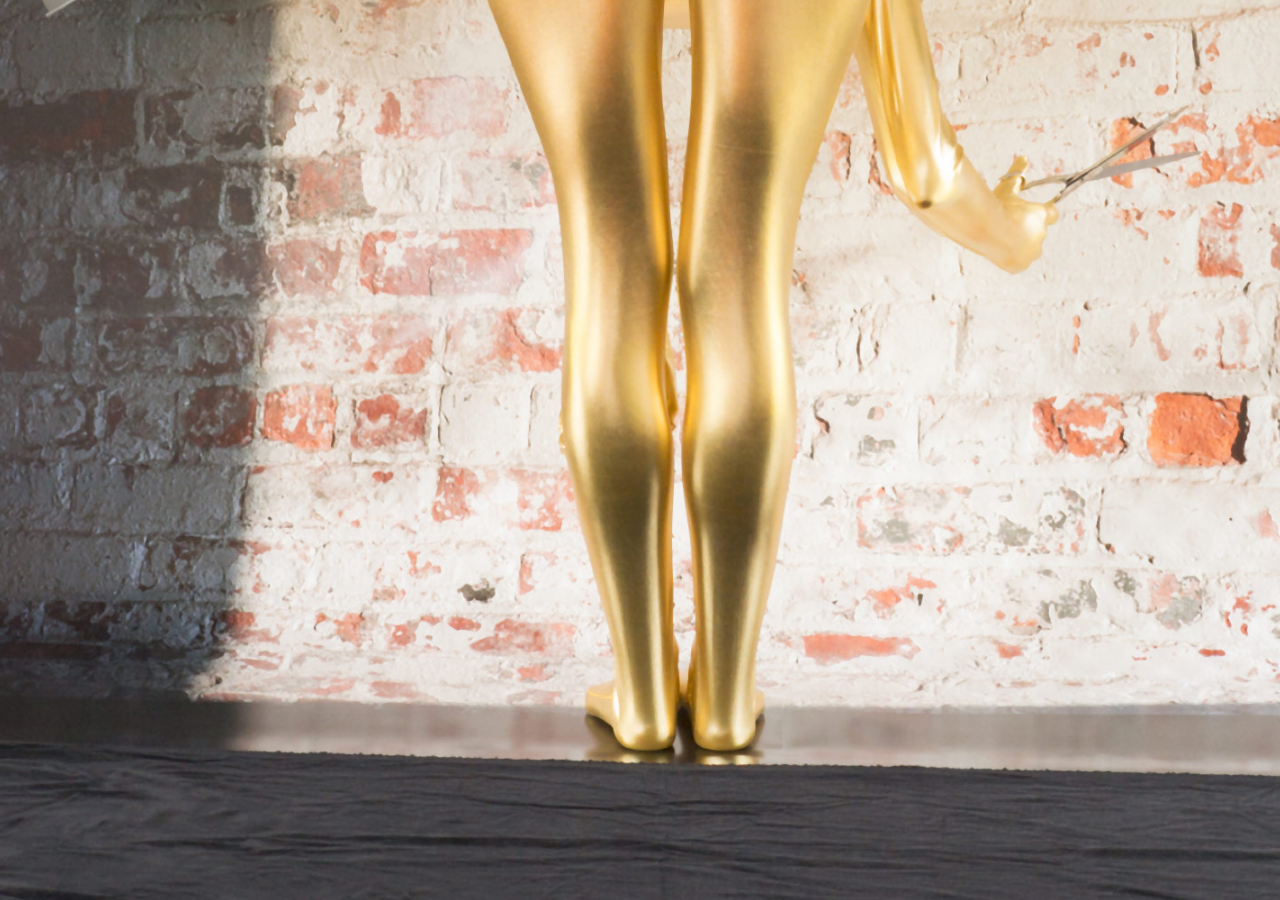
<file: index.html>
<!DOCTYPE html>
<html lang="en">
<head>
    <meta charset="UTF-8">
    <title>Svetlana Bailey</title>
    <meta name="viewport" content="width=device-width, user-scalable=no, initial-scale=1.0, maximum-scale=1.0, minimum-scale=1.0">
    <meta http-equiv="cache-control" content="no-cache" />
    <meta http-equiv="pragma" content="no-cache" />
    <link rel="stylesheet" href="style.css">
    <link rel="icon" href="img/Favicon.png" type="image/x-icon">
    <script>history.scrollRestoration = "manual"</script>
    <script async src="https://www.googletagmanager.com/gtag/js?id=UA-60738552-2"></script>
    <script>
    window.dataLayer = window.dataLayer || [];
    function gtag(){dataLayer.push(arguments);}
    gtag('js', new Date());

    gtag('config', 'UA-60738552-2');
    </script>
</head>
<body>
    <section class="main">
       <a href="svetlana-bailey.html">
            <div class="background-wrap first-page">
            </div>
       </a>
    </section>
</body>
    <script type="text/javascript" src="main.js?v=345874954"></script>
</html>
</file>
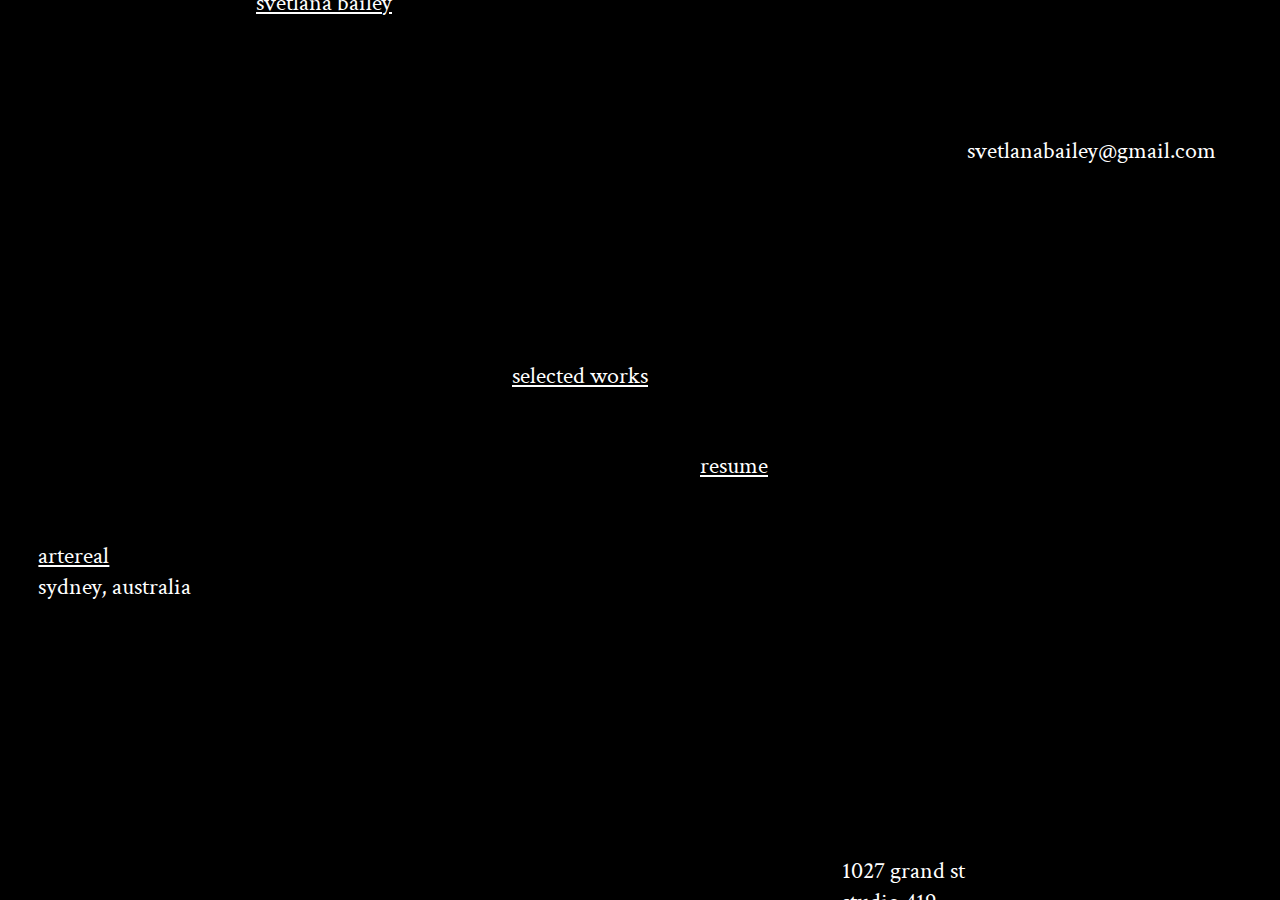
<file: svetlana-bailey.html>
<!DOCTYPE html>
<html lang="en">
<head>
    <meta charset="UTF-8">
    <title>Svetlana Bailey</title>
    <meta name="viewport" content="width=device-width, user-scalable=no, initial-scale=1.0, maximum-scale=1.0, minimum-scale=1.0">
    <meta http-equiv="cache-control" content="no-cache" />
    <meta http-equiv="pragma" content="no-cache" />
    <link rel="stylesheet" href="style.css">
    <link rel="icon" href="img/Favicon.png" type="image/x-icon">
    <link href="https://fonts.googleapis.com/css?family=Crimson+Text&display=swap" rel="stylesheet">
    <script>history.scrollRestoration = "manual"</script>
    <script async src="https://www.googletagmanager.com/gtag/js?id=UA-60738552-2"></script>
    <script>
    window.dataLayer = window.dataLayer || [];
    function gtag(){dataLayer.push(arguments);}
    gtag('js', new Date());

    gtag('config', 'UA-60738552-2');
    </script>
</head>
<body>
    <section class="main">
        <div class="background-wrap contacts-page-wrap">
            <div class="clampart"><a href="https://clampart.com/2016/06/svetlana-bailey/" target="_blank">clampart</a></div>
            <div class="iscp"><a href="https://iscp-nyc.org/resident/svetlana-bailey" target="_blank">iscp</a></div>
            <div class="svetlana-bailey"><a href="index.html">svetlana bailey</a></div>
            <div class="mail">svetlanabailey@gmail.com</div>
            <div class="portfolio"><a href="selected_works.pdf" target="_blank">selected works</a></div>
            <div class="resume"><a href="resume.pdf" target="_blank">resume</a></div>
            <div class="gallery-block">
                <a href="https://artereal.com.au/artist/" target="_blank">
                    <p>artereal</p>
                </a>
                    <p>sydney, australia</p>
            </div>
            <div class="adress">
                <p>1027 grand st</p>
                <p>studio 419</p>
                <p>brooklyn, ny 10009</p>
            </div>
            <div class="blue-sky">
                <a href="https://www.blueskygallery.org/exhibitions/archives/2018/svetlana-bailey" target="_blank">blue sky
                </a>
            </div>
            <footer>
                <div class="rights-reserved">© all rights reserved <span>svetlana bailey 2019</span></div>
            </footer>
        </div>
    </section>
</body>
    <script type="text/javascript" src="main.js?v=345874954"></script>
</html>
</file>
<file: style.css>
body {
    margin: 0;
}

.main {
    font-family: 'Crimson Text', serif;
}

.background-wrap {
    background-size: 100% 100%;
    width: 100%;
    position: fixed;
    /* top: -1430px; */
}

.first-page {
    cursor: url(img/Cursor.png) 32 32, default;
    background-image: url(img/website-landing.jpg);
    background-repeat: no-repeat;
    width: 1920px;
    height: 2879px;
}

.contacts-page-wrap {
    background-color: #000000;
    color: #ffffff;
    font-size: 1.5em;
    top: -50vh;
}

.contacts-page-wrap a {
    color: #ffffff;
}

.clampart {
    position: absolute;
    top: 4vh;
    left: 30%;
}

.iscp {
    position: absolute;
    top: 19vh;
    right: 30%
}

.svetlana-bailey {
    position: absolute;
    top: 48.5vh;
    left: 20%
}

.mail {
    position: absolute;
    top: 65vh;
    right: 5%;
}

.portfolio {
    position: absolute;
    top: 90vh;
    left: 40%;
}

.resume {
    position: absolute;
    top: 100vh;
    right: 40%;
}

.gallery-block {
    position: absolute;
    top: 110vh;
    left: 3%;
}

.gallery-block p {
    margin-top: 0;
    margin-bottom: 0;
}

.adress {
    position: absolute;
    top: 145vh;
    right: 20%;
}

.adress p {
    margin-top: 0;
    margin-bottom: 0;
}

.blue-sky {
    position: absolute;
    top: 179vh;
    left: 20%;
}

.rights-reserved {
    width: 100%;
    position: absolute;
    bottom: 40px;
    text-align: center;
}

.rights-reserved span {
    margin-left: 50px;
}


/************************* Responsive *************************/

@media screen and (min-device-width: 1921px) {
    .first-page {
        left: 0;
        transform: scale(1.2);
        top: -1430px;
    }
}

@media screen and (max-device-width: 1920px) {
    .first-page {
        top: -1430px;
        /* top: -148vh; */
        left: 0;
        transform: scale(1);
    }
}

@media screen and (max-device-width: 1600px) {
    .first-page {
        /* top: -156vh; */
        left: -14vh;
        transform: scale(0.9);
    }
}

@media screen and (max-device-width: 1366px) {
    .first-page {
        /* top: -183vh; */
        left: -32vh;
        transform: scale(0.75);
    }
}

@media screen and (max-device-width: 1280px) and (max-device-height: 1024px) {
    .first-page {
        /* top: -136vh; */
        left: -16vh;
        transform: scale(0.9);
    }
}

@media screen and (max-device-width: 1280px) and (max-device-height: 800px) {
    .first-page {
        /* top: -183vh; */
        left: -32vh;
        transform: scale(0.75);
    }
}

@media screen and (max-device-width: 1280px) and (max-device-height: 720px) {
    .first-page {
        /* top: -196vh; */
        left: -32vh;
        transform: scale(0.75);
    }
}

@media screen and (max-device-width: 1024px) and (max-device-height: 768px) {
    .first-page {
        /* top: -183vh; */
        left: -42vh;
        transform: scale(0.7);
    }
}

@media screen and (max-device-width: 1024px) and (max-device-height: 640px) {
    .first-page {
        /* top: -220vh; */
        left: -53vh;
        transform: scale(0.67);
    }
}

@media (max-width: 768px) {
    body {
        background-color: #1f1d1d;
    }
    .main {
        position: relative;
    }
    .background-wrap {
        position: absolute;
    }
    .first-page {
        /* top: -43vh; */
        left: -46vh;
        transform: scale(0.7);
    }
    .contacts-page-wrap {
        top: 0;
    }
    .svetlana-bailey {
        top: 48.4vh;
    }
}

@media screen and (max-device-width: 740px) {
    .first-page {
        top: -260vh;
        left: -150vh;
        -moz-transform: scale(0.42);
        /* Для Firefox */
        -ms-transform: scale(0.42);
        /* Для IE */
        -webkit-transform: scale(0.42);
        /* Для Safari, Chrome, iOS */
        -o-transform: scale(0.38);
        transform: scale(0.42);
    }
    .svetlana-bailey {
        top: 45vh;
    }
    .portfolio {
        left: 37%;
    }
    .resume {
        right: 37%;
    }
    .adress {
        top: 135vh;
        right: 5%;
    }
    .contacts-page-wrap {
        font-size: 0.9em;
    }
}

@media (max-width: 640px) {
    .first-page {
        /* top: -278vh; */
        left: -183vh;
        -moz-transform: scale(0.36);
        /* Для Firefox */
        -ms-transform: scale(0.36);
        /* Для IE */
        -webkit-transform: scale(0.36);
        /* Для Safari, Chrome, iOS */
        -o-transform: scale(0.36);
        transform: scale(0.36);
    }
    .contacts-page-wrap {
        top: 0;
        font-size: 0.9em;
    }
    .svetlana-bailey {
        top: 46.2vh;
    }
    .portfolio {
        left: 30%;
        top: 87vh;
    }
    .resume {
        right: 30%;
    }
}

@media (max-width: 414px) {
    .first-page {
        top: -868px;
        left: -95vh;
        transform: scale(0.4);
    }
    .svetlana-bailey {
        top: 41.2vh;
    }
}
@media screen and (max-device-width: 360px) and (max-device-height: 740px) {
    .first-page {
        top: -150vh;
        left: -104vh;
        transform: scale(0.25);
    }
    .svetlana-bailey {
        top: 42vh;
    }
}

@media screen and (max-device-width: 360px) and (max-device-height: 640px) {
    .first-page {
        top: -179vh;
        left: -122vh;
        -moz-transform: scale(0.24);
        /* Для Firefox */
        -ms-transform: scale(0.24);
        /* Для IE */
        -webkit-transform: scale(0.24);
        /* Для Safari, Chrome, iOS */
        -o-transform: scale(0.24);
        transform: scale(0.24);
    }
    .contacts-page-wrap {
        top: 0;
    }
    .clampart {
        top: 2vh;
        left: 10%;
    }
    .iscp {
        right: 22%
    }
    .svetlana-bailey {
        left: 8%;
        top: 49vh;
    }
    .rights-reserved span {
        display: block;
        margin-left: auto;
        margin-right: auto;
    }
    .portfolio {
        left: 30%;
    }
    .resume {
        right: 30%;
    }
    .adress {
        right: 5%;
    }
    .blue-sky {
        left: 10%;
    }
}
</file>
